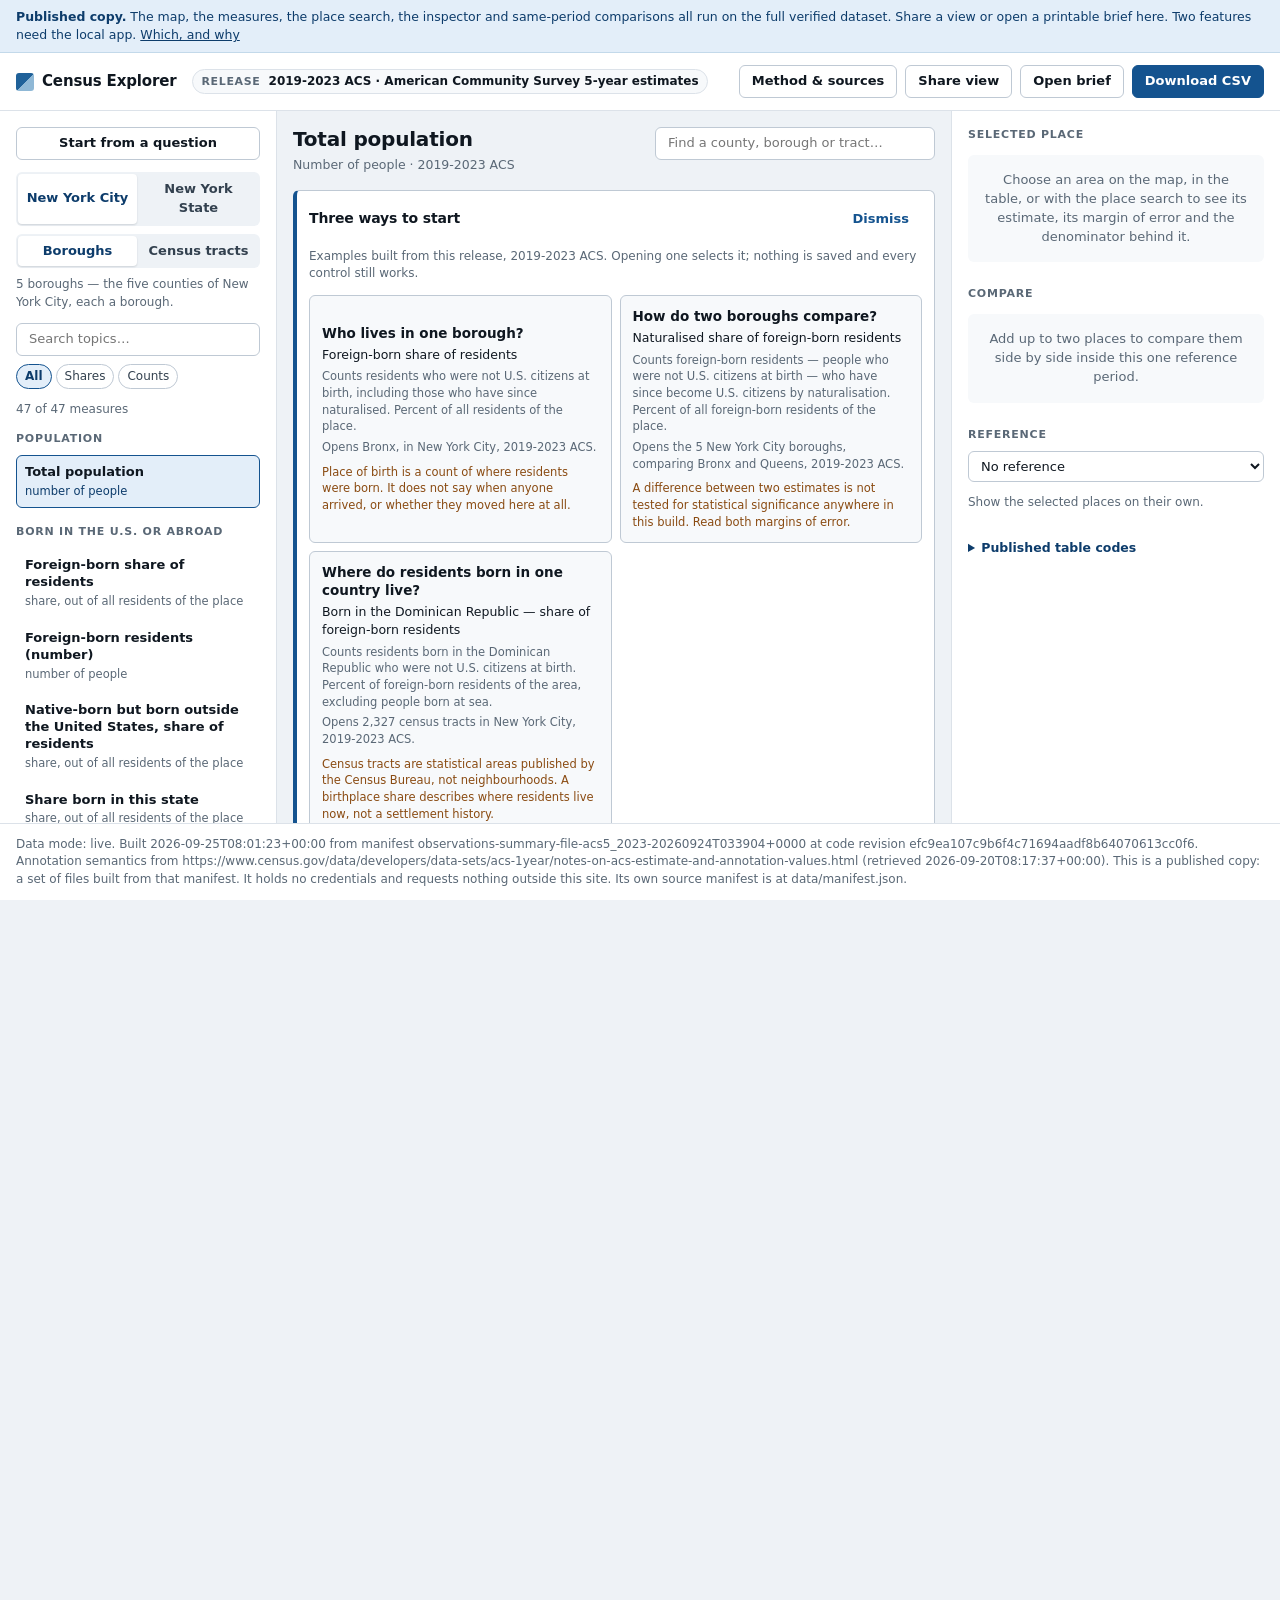
<file: index.html>
<!doctype html>
<html lang="en">
<head>
<meta charset="utf-8">
<meta name="viewport" content="width=device-width, initial-scale=1">
<title>Census Explorer</title>
<link rel="stylesheet" href="app.css">
</head>
<body>
<a class="skip-link" href="#stage" data-skip="stage">Skip to the map</a>
<a class="skip-link" href="#data-table" data-skip="table">Skip to the table</a>
<a class="skip-link" href="#result-actions" data-skip="actions">Skip to result actions: share, brief and export</a>
<div id="mode-banner" class="mode-banner" hidden></div>
<div id="static-note" class="static-note" hidden></div>
<div id="link-note" class="link-note" role="status" hidden></div>

<header class="topbar">
  <div class="brand">
    <span class="mark" aria-hidden="true"></span>
    <span class="brand-name">Census Explorer</span>
  </div>
  <p class="release-chip" id="release-chip">
    <span class="chip-label">Release</span>
    <span class="chip-value" id="release-value">…</span>
  </p>
  <div class="topbar-actions">
    <button type="button" class="btn" id="btn-method" aria-expanded="false"
            aria-controls="drawer">Method &amp; sources</button>
    <div id="result-actions" class="result-actions" role="group" tabindex="-1"
         aria-label="Result actions: share, brief and export">
      <button type="button" class="btn" id="btn-save" aria-expanded="false"
              aria-controls="save-panel">Saved views</button>
      <button type="button" class="btn" id="btn-share" aria-controls="share-result" aria-expanded="false" hidden>Share view</button>
      <button type="button" class="btn" id="btn-brief">Open brief</button>
      <button type="button" class="btn primary" id="btn-export">Export</button>
    </div>
  </div>
  <a class="skip-inline" id="actions-skip-table" href="#data-table" data-skip="table">Back to the table</a>
</header>

<div id="share-result" class="share-panel" role="region" aria-label="Share this view" hidden><label class="field">Copy this link<input id="share-url" type="text" readonly></label><button class="btn" id="share-copy" type="button">Copy link</button> <button class="btn" id="share-close" type="button">Close sharing</button><p>Reopens the measure, geography, selected scope, inspected place, comparison and reference. It checks the published snapshot; it is not a saved project. Map zoom and table sort are not included.</p></div>

<div id="startup" class="startup" aria-live="polite">
  <p class="muted">Loading the built dataset…</p>
</div>

<div id="save-panel" class="save-panel" hidden>
  <form id="save-form" class="save-form">
    <label class="field">
      <span>Save this view as</span>
      <input type="text" id="project-id" placeholder="bronx-naturalisation"
             pattern="[a-z0-9][a-z0-9._\-]*" autocomplete="off">
    </label>
    <button type="submit" class="btn primary" id="save-submit">Save</button>
  </form>
  <p class="hint" id="save-blocked" hidden></p>
  <p class="hint">Saving pins the exact input files. Reopening checks them and
    refuses rather than showing different numbers.</p>
  <ul id="project-list" class="project-list"></ul>
</div>

<main class="shell" id="shell" hidden>

  <aside class="sidebar" aria-label="Topics and measures">
    <div class="sidebar-inner">
      <button type="button" class="btn starters-toggle" id="btn-starters"
              aria-controls="starters" aria-expanded="false">Start from a question</button>

      <div class="region-switch" id="region-switch" role="radiogroup"
           aria-label="Area covered" hidden>
        <button type="button" role="radio" data-region="nyc" aria-checked="true">New York City</button>
        <button type="button" role="radio" data-region="nys" aria-checked="false">New York State</button>
      </div>
      <div class="level-switch" role="radiogroup" aria-label="Geography">
        <button type="button" role="radio" data-level="county" aria-checked="true">Boroughs</button>
        <button type="button" role="radio" data-level="tract" aria-checked="false">Census tracts</button>
      </div>
      <p class="level-note" id="level-note"></p>
      <label class="field county-field" id="county-field" hidden>
        <span id="county-label">Census tracts in</span>
        <select id="county-select"></select>
      </label>

      <label class="field search-field">
        <span class="visually-hidden">Search topics and measures</span>
        <input type="search" id="measure-search" placeholder="Search topics…"
               autocomplete="off" aria-describedby="measure-count">
      </label>
      <div class="chips" role="group" aria-label="Filter by unit">
        <button type="button" class="chip" data-unit="all" aria-pressed="true">All</button>
        <button type="button" class="chip" data-unit="percent" aria-pressed="false">Shares</button>
        <button type="button" class="chip" data-unit="persons" aria-pressed="false">Counts</button>
      </div>
      <p class="muted tiny" id="measure-count"></p>

      <div id="topic-groups" class="topic-groups" role="listbox"
           aria-label="Measure"></div>
    </div>
  </aside>

  <section class="stage" id="stage" tabindex="-1">
    <div class="stage-head">
      <div class="stage-title">
        <h1 id="measure-title" tabindex="-1">—</h1>
        <p class="denominator" id="denominator-line"></p>
      </div>
      <div class="place-find">
        <label class="field search-field">
          <span class="visually-hidden">Find a place by name or identifier</span>
          <input type="search" id="place-search" autocomplete="off"
                 placeholder="Find a county, borough or tract…"
                 role="combobox" aria-expanded="false" aria-autocomplete="list"
                 aria-controls="place-results">
        </label>
        <ul id="place-results" class="place-results" role="listbox"
            aria-label="Matching places" hidden></ul>
      </div>
    </div>

    <section id="starters" class="starters" aria-labelledby="starters-title" hidden>
      <div class="starters-head">
        <h2 id="starters-title">Three ways to start</h2>
        <button type="button" class="btn ghost" id="starters-dismiss">Dismiss</button>
      </div>
      <p class="muted tiny" id="starters-intro"></p>
      <ul id="starters-list" class="starters-list"></ul>
      <p class="muted tiny" id="starters-outro"></p>
    </section>

    <div id="scope-bar" class="scope-bar" aria-live="polite" tabindex="-1"></div>

    <section id="export-result" class="export-result" aria-live="polite" hidden>
      <div class="export-head">
        <h2 id="export-title">Export</h2>
        <button type="button" class="btn ghost" id="export-dismiss">Dismiss</button>
      </div>
      <p class="muted tiny" id="export-what"></p>
      <ul id="export-files" class="export-files"></ul>
      <p class="muted tiny" id="export-where"></p>
    </section>

    <div id="blocked" class="blocked" hidden></div>

    <figure class="map-figure">
      <div class="map-frame">
        <div id="map" class="map" tabindex="0" role="application"
             aria-label="Map of the selected measure. Arrow keys pan, plus and minus zoom, 0 fits. The table below lists every value."></div>
        <div class="map-tools" role="group" aria-label="Map view">
          <button type="button" class="tool" id="zoom-in" aria-label="Zoom in">+</button>
          <button type="button" class="tool" id="zoom-out" aria-label="Zoom out">−</button>
          <button type="button" class="tool wide" id="zoom-fit">Fit</button>
        </div>
        <div id="readout" class="readout" aria-live="polite"></div>
        <div id="map-empty" class="map-empty" hidden></div>
      </div>
      <div id="legend" class="legend"></div>
      <figcaption class="muted tiny" id="map-caption"></figcaption>
    </figure>

    <div class="table-block">
      <div class="table-head-row">
        <h2 id="table-title" tabindex="-1">Areas</h2>
        <p class="muted tiny" id="table-note"></p>
      </div>
      <div class="table-scroll">
        <table id="data-table">
          <caption class="visually-hidden">
            Estimates by area with margins of error. Same values as the map;
            each row selects the same area the map does.
          </caption>
          <thead id="table-head"></thead>
          <tbody id="table-body"></tbody>
        </table>
      </div>
      <a class="skip-inline" id="table-skip-actions" href="#result-actions"
         data-skip="actions">Skip to result actions: share, brief and export</a>
      <p id="table-empty" class="empty-state" hidden></p>
      <nav id="table-pager" class="table-pager" aria-label="Table pages"></nav>
    </div>
  </section>

  <aside class="inspect" id="inspect" aria-label="Selected place">
    <div class="inspect-inner">
      <h2 class="panel-heading">Selected place</h2>
      <div id="place-card" class="place-card"></div>

      <h2 class="panel-heading">Compare</h2>
      <div id="compare-panel" class="compare-panel"></div>

      <h2 class="panel-heading">Reference</h2>
      <label class="field">
        <span class="visually-hidden">Compare against a reference</span>
        <select id="benchmark-select"></select>
      </label>
      <div id="benchmark-card" class="benchmark-card"></div>

      <details class="codes-panel">
        <summary>Published table codes</summary>
        <div id="source-details"></div>
      </details>
    </div>
  </aside>
</main>

<aside id="drawer" class="drawer" hidden aria-label="Method and sources">
  <div class="drawer-head">
    <h2>Method &amp; sources</h2>
    <button type="button" class="btn ghost" id="drawer-close">Close</button>
  </div>
  <div id="drawer-body" class="drawer-body"></div>
</aside>

<footer class="footer">
  <p id="footer-provenance" class="muted tiny"></p>
</footer>

<div id="toast" class="toast" role="status" aria-live="polite" hidden></div>
<script src="core.js"></script>
<script>window.CENSUS_EXPLORER_STATIC = {"base":"data/","base_path":"/census-explorer/","unsupported":{"export":"Exporting a bundle writes files next to the app, which a published site cannot do. The data for exactly this selection downloads as CSV instead.","projects":"Saved views are stored and re-verified by the local Python service. This published site cannot save one, and cannot check that a saved view's inputs are unchanged, so it does not offer to.","selected_benchmark":"A reference built from the places you selected has to be recomputed from the underlying counts for each combination, which needs the local service. New York City, New York State and each county are available here because each is one fixed set of areas, computed during the build."},"snapshot":"ddac376b20c21661b0b92e02bd82435de7851f3d8a5112b50e7b9bb66fb7f60c","dataDigests":{"data/areas.json":"0201eb487696dd76f104d7b6382574ed28fdd9cd8755bf30be40af2120da5da9","data/benchmarks/county.json":"214344e645ea90f93280b3f23890690a5ee8c2da66c11a5c1dd4aadcbeb34b05","data/benchmarks/tract.json":"378f1f4a64277dbdd6b720ccb5ff696d720713dfe05916ab93afbb1da5608a2d","data/catalog.json":"4c9f81df98545aa67f84441a646273a57812c2bf82f329f35b789839cc9fc08c","data/dataset.json":"0bd10355b79eb3704902a406c216718ec46e8b8e42c70589554bfdc8d8391c39","data/geography/county.json":"318049bc08907163c4a3d76cc977068bcc28504ce283b3260c0ee17ae311700e","data/geography/tract.json":"50a3335b50605ca105d818d0fda417e92dd5632c23988ce9894703f1dfc8a15b","data/manifest.json":"bda32459dba9c8d7f05f8b752c2c007704f2269a77ed7a4a7858ad4cfb6f07db","data/quality/county.json":"4002cfe352d19b26f3c5e4f0e8acd162704b1f5e6aa76bff505eb98566ed743c","data/quality/tract.json":"4002cfe352d19b26f3c5e4f0e8acd162704b1f5e6aa76bff505eb98566ed743c","data/reference/adults_25_plus_population.json":"2063a0efbeaa02353e3ec400f1ccf6f3ea5f09e3fc4b495c4ed22b0936721119","data/reference/bachelors_plus_share_all.json":"3e43c4ba916ab06ded90c4abccd0730861ddce8f9361f2e8bc98b583d450ec6c","data/reference/bachelors_plus_share_born_in_state.json":"4e65a9b1bce96eef6a179eea0efaaf8884dbbf5554c729a34d3332a3b145308d","data/reference/bachelors_plus_share_born_other_state.json":"b3981ff53d71a757762337cddcbc8c3a12b96dc343617bf835af6fb1e05d1f03","data/reference/bachelors_plus_share_foreign_born.json":"69d9c7a44c843a8efa7f32bd9e01cd87f4aa499d895dca38798ae1685d0a94d0","data/reference/black_alone_born_in_state_share.json":"ba742292ba7faa3e05411d1bbe231df032b8edec39d49a1d7330b0f9986ecf1c","data/reference/black_alone_foreign_born_share.json":"327f9f42a65e98b235b6c48ca55ed2903b824c80948f2266f7625bd2badbc34b","data/reference/black_alone_population.json":"a71d3e1fb6fcd6b09d604df99c7b2b75dde5d546097580cfc7ad999dfca97a9f","data/reference/born_in_state_of_residence_share.json":"77fe5d2df0d4a09c37267f1297c463d8e4920c11bd3068d24b84aca026cee7d4","data/reference/born_other_us_state_share.json":"60a08180330ffd4925883d669efa2c5ba93c52e2ecac8dd5052f024d053cded8","data/reference/fb_africa_count.json":"cc52b434f09db1c6c22829a1e034257d31213c279d96bdecc65394a430446728","data/reference/fb_africa_share_of_foreign_born.json":"69dee3fc37d21fdb5bd540d8cc0d515c706a3b17a5eb8841728c2f116d8d3b3f","data/reference/fb_asia_count.json":"621e24f889f9fda4cf7a23831fcbf68f2a8feb297f94b9d998921cb28d2b5c2c","data/reference/fb_asia_share_of_foreign_born.json":"503d236ba3ca2afbf1b41d88cd26ecd0c316474a5a92c27bef861ab997c59b45","data/reference/fb_bangladesh_count.json":"7a314442e76897795c02a1243a46faf381ac4bf600637a2cb37e6b9c778eb396","data/reference/fb_bangladesh_share_of_foreign_born.json":"87ed6acf4941ad1932b536dd9585a0a16c5de17a2e27b4a1982dedeff0177c88","data/reference/fb_caribbean_count.json":"f098089b865a14130cd2a8b2512302120706c8d0ed0e86e9c2faf4a2203ff151","data/reference/fb_caribbean_share_of_foreign_born.json":"43d2d5b1af01627724fc7b6271200a6095db2dff222c136397199a52e379e38a","data/reference/fb_china_count.json":"f78162a7d1aaa2ae40d9aaef26d3edf3bc767b38db0c9ab01f142fb10ecfc8a0","data/reference/fb_china_share_of_foreign_born.json":"f886efc0bcb7c811eb114b1dff91bf0801c608f3e51a3d8d07f352b8375926e1","data/reference/fb_dominican_republic_count.json":"3712d1b82ec205ea28fb5fd69c6fa2eb90fdc994d0f1a8470a08877905e29135","data/reference/fb_dominican_republic_share_of_foreign_born.json":"77c09c4cfd97cd3682f23b6d2bc457afc882f64a9c043da8a4a591d17187dc05","data/reference/fb_ecuador_count.json":"32ed75ffea2eb9d7b082935a32d68d11cb9e6898aa5c94419b04db6033123acc","data/reference/fb_ecuador_share_of_foreign_born.json":"d17ad1d1e899ef80cec137fe06c8a934da6adf8c14e6fe17376d1245aa18825f","data/reference/fb_europe_count.json":"c21b0c1dbb5c9fbdfba4cb8418bc046327bf7459e9c54ae00b6ce938e6e8c798","data/reference/fb_europe_share_of_foreign_born.json":"6325fe68d396ad9b24e28d452af69cad4de4250c23a7b7db7b2742eca3df468e","data/reference/fb_guyana_count.json":"9a8ba35de912a3fddc4bbb71f8f8a89e0da9ba506a5c63a907c3953e4544788d","data/reference/fb_guyana_share_of_foreign_born.json":"636bfb29eea8d5226f5d801b9f0d3f979f8780d7e144179856d0654df3ef234a","data/reference/fb_haiti_count.json":"ec476ce4383966f4b2673887592fc92061288f442dab074ef4a0f1772237fafe","data/reference/fb_haiti_share_of_foreign_born.json":"89ba9c45e1aa7344be4bbb51eec4379155d11766018ca9907649753d351e6cb1","data/reference/fb_india_count.json":"2b737ca007b1193dc1036efa4efc2ee7d338bac928a977f6691eca4dc0f999d0","data/reference/fb_india_share_of_foreign_born.json":"0ab0c826e7f7b67337e6d5b09000d73723f85166d5de3f5918f8c0bd0d349331","data/reference/fb_italy_count.json":"6c317b91bee22be7cda75bf69cb271c95c554a37336ce0a4eeed04b80150de7d","data/reference/fb_italy_share_of_foreign_born.json":"71ff299ded978927056efc08b9096be99b145c9c8e9b118c68bd4e4f3d605920","data/reference/fb_jamaica_count.json":"dc2313c223e80c884b3505ffe6ba669160c7a52f65e4ad28fa3f290d89fc826c","data/reference/fb_jamaica_share_of_foreign_born.json":"bf8e46bb304175906ee0e2bfd0408c4ab1d1e9c32e66e961189cbf8d1d6b0cd1","data/reference/fb_latin_america_count.json":"3a024c5fdae16b0ea9439d3543bec83a4309ff81e7ad9c9918c986b9db0ddb55","data/reference/fb_latin_america_share_of_foreign_born.json":"53b13a9c95807ffd4ef5c022a32f80a2455013e80cb4c4e6535b1d3677a4b158","data/reference/fb_mexico_count.json":"bebff96a56681b82fb9a7429283bc1793d2fd296be974d15d3acf72d86a55ae3","data/reference/fb_mexico_share_of_foreign_born.json":"d000ce6dea9d898ffa231177c1911014e8882dc681130340fa40bb0af3ba412c","data/reference/fb_poland_count.json":"004d7838bb0259bbda0e3dee61ed285f83c854f75ffa7ac7e10e6e6e6c694f6d","data/reference/fb_poland_share_of_foreign_born.json":"190a4fe77a7f89a660138519655a0f9a6435f6ee1a831d12656bac82aca73d91","data/reference/foreign_born_population.json":"ed2dc8622ff5525f0445217e280bfa2c6e643e8a46b4a48937224a2d6a95f654","data/reference/foreign_born_share.json":"c8e517b0fcde78c27ba7323640e6fba35332b10221e9fee7b42431eb701bd4b7","data/reference/native_born_outside_us_share.json":"863fea21dd96251708f99b6423a3071abb9c5a2fd4adaee38e0c6f1f8ed427ab","data/reference/naturalized_share_of_foreign_born.json":"8bc144cdf9bf4e0690cc7a8e7856e91be35078e40441f986374225c2e1730673","data/reference/total_population.json":"730773ba74e953a19526bc0f6f95c14e6349e59e7bed08e057082f2116ce9bc4","data/status.json":"a9d4359f06e5f445c5d46a2adbfdc04557a325b3b0978df345ce856dc2651c93","data/values/adults_25_plus_population.json":"726f98fc475c90ef7a421533089f1dd1e44c24df6e068818ed719d9ecdec1933","data/values/bachelors_plus_share_all.json":"69e5f9206b1181370c25159554d9ce69cc65aa5763b53213f94c131a7a63caaf","data/values/bachelors_plus_share_born_in_state.json":"9699529789aed23be5c99f105cbb0dcfc3363d63b52857ecdf10ddd0e67765ca","data/values/bachelors_plus_share_born_other_state.json":"26d61c1339d94331962923e616d353bf100cb1f258b9a3472032881ca4b928ac","data/values/bachelors_plus_share_foreign_born.json":"3e41d5e4a1de3bb983cc0371d28339e54fabd169390a889f89f1167386d599d2","data/values/black_alone_born_in_state_share.json":"32d30ac4d733364583690651e294c92743e06b26022750061d0bf036a52195c4","data/values/black_alone_foreign_born_share.json":"5cce480ff74bc3ad2c06bf540026573bee80b27229b3ed8806b2fea6379c5762","data/values/black_alone_population.json":"f9b7f0d430b161fee5b2bae2b87f1f3aa9afc217b10202e71183373a57826a09","data/values/born_in_state_of_residence_share.json":"b04839b5d39ee2ece9c2d5d2064f6914c60317113a99a19a8770c1af4e17dd97","data/values/born_other_us_state_share.json":"f133067bad0e99b5a24ad6a8d7c5e7b05036c208a399852f3a46b95a9cb669f7","data/values/fb_africa_count.json":"c3ef14ec732c377d09e2a5e0ee399145e92b38b3474ee60926ce82efa419fe07","data/values/fb_africa_share_of_foreign_born.json":"d0d15c146da158a1740735a06197d21faf3fda17beb45330da741da683cd761d","data/values/fb_asia_count.json":"502db60b5dbb82b565c30dcb963d4c82108ca34c96a7712cb5c7004b941e80b0","data/values/fb_asia_share_of_foreign_born.json":"4aec67ea039a3ab460120cb828e76842b7230995c35a8f992b1603b3138f1e7e","data/values/fb_bangladesh_count.json":"67e165420900bf08be9be24c96c567efdf259af1340967e072f435667ea894a4","data/values/fb_bangladesh_share_of_foreign_born.json":"33739941d87fc0fc581b2c5466a65c1c33b76f1f01ab23cfeaba4b31b64a6f0e","data/values/fb_caribbean_count.json":"53a076075838ec39e50f424312d3fdb969bd47e1df64be3c932ffd2a7bbd261f","data/values/fb_caribbean_share_of_foreign_born.json":"74ce0280fee5bb0ac07c3ed7dd8d64feb0137aea4bba9e98ea262b5089066f16","data/values/fb_china_count.json":"7276ff53db9f668a757192fb331a58e2259cf8661a3f4a10df8a0e53dd06cfab","data/values/fb_china_share_of_foreign_born.json":"4aedd2aa03a7a7b733ec9fd44f6802e78e42deca7a243cc4ff820d868a3a67e5","data/values/fb_dominican_republic_count.json":"956f764031a2ea56cab7b2e546b10debddcb57d32ca832c22f977fd77f45601c","data/values/fb_dominican_republic_share_of_foreign_born.json":"67199848b5528f8c4158be032cf43081611b699780dc0c6cfe6fe16332a2762a","data/values/fb_ecuador_count.json":"601e6f0ea8f450be91131dc4520648bc14e9b1dd45ec09c0cd1cf12aef51b0d4","data/values/fb_ecuador_share_of_foreign_born.json":"fcf1a91efbc7a8cad49062aac201aa91a7fddb239c9eb724c945d6b265b57936","data/values/fb_europe_count.json":"7a5bef6103daa8e01544bfe49561fd1669e8445096feae8bec624779cef89985","data/values/fb_europe_share_of_foreign_born.json":"910798106eebb030e9e28d20419e8602465818a65c1c264753a6e1fe9740044a","data/values/fb_guyana_count.json":"2f31da8efbe93f976611523eb912de009e468148cb848e4d74d38d61c2a71ed3","data/values/fb_guyana_share_of_foreign_born.json":"cf76e5122f52bd7fd6a629cd84f89d278fb75bfd759f9996b454e5ca33119d1c","data/values/fb_haiti_count.json":"43edd3aede8dfd3692fb1e5daacd0182368e2b0b8a36da3c9389c210122bae97","data/values/fb_haiti_share_of_foreign_born.json":"2cd238e9fdd7c4a6e6a24cd976edd350eda5a0ba0fe0c094dc0fbbd3a8bb3cee","data/values/fb_india_count.json":"4e7b326b160ca08fd181d3184f1b32942406ad3a8a94e99fd7a5688eebf61e48","data/values/fb_india_share_of_foreign_born.json":"a82ff1910d1f6218f8b08b82baa136626d399caf0d04c609ea12c6fb4b4fb98d","data/values/fb_italy_count.json":"05a75163b0c6cb8a5088deebce752c90a6c86fd5e60d4b221ff7005401aec7b7","data/values/fb_italy_share_of_foreign_born.json":"69e700b303101b36014d6e6720e201a9ea64496ac1e1151726f321f4af60b7a0","data/values/fb_jamaica_count.json":"b216ab22557e24e891f567e2374a31598806f0e1ff0993fd7c61d8cd78b43253","data/values/fb_jamaica_share_of_foreign_born.json":"b47c7e49be96323100065b85bb0ddc575e3916e1358a536776bc4e464411026e","data/values/fb_latin_america_count.json":"a91d0c8daf0bde93013407292996a4db0740874a64a86be07d8f728d005a70e5","data/values/fb_latin_america_share_of_foreign_born.json":"4613c0ee58c082329f385ebea5d55b519f994f12e6778da288a07c0ffa05c810","data/values/fb_mexico_count.json":"0e91857fe23dfa4568195e69f93d2c0b21df7add1bed14b7ed771928863a11c0","data/values/fb_mexico_share_of_foreign_born.json":"3af59f61e64de92710a3cb5168a993b92d229465d39358e15877e81019244bb6","data/values/fb_poland_count.json":"9b3c3bab548c1174eb9e908d61dccf632b07db4f34e194620df89604a5b4df9b","data/values/fb_poland_share_of_foreign_born.json":"14340f53af024a38dd19d9c142c88bbe05048b83c048a778c016efe0de512a8f","data/values/foreign_born_population.json":"b96f77e7a3decd32d599e49902505d4d92d1184563d0405f3a051b44f471984f","data/values/foreign_born_share.json":"a7e205690bd47ce01b6ddbc7e943b36bf2175c23a11f9a18e22381e4e28540f1","data/values/native_born_outside_us_share.json":"eb54d3b7cc1003202f96bdb0e73e71b3167123fb3d84332d4418aab97ec4a1fe","data/values/naturalized_share_of_foreign_born.json":"b884746e1585d512e7333c7258ae22eb03d46ae396f37966ab7baa3457c05744","data/values/total_population.json":"c342ea58505da30a04a0f31b2fc45088f6ed17ed8341b60a7be01dc401e21cfa"}};</script>
<script src="static.js"></script>
<script src="publish.js"></script>
<script src="app.js"></script>
</body>
</html>
</file>
<file: app.css>
/* Census Explorer — visual system.
 *
 * One accent, one sequential map ramp, one type scale. No external fonts and
 * no external stylesheets: the page must render identically with the machine
 * offline, and a webfont request would be a network call the service promises
 * not to make.
 */

:root {
  --ink: #0f1720;
  --ink-2: #33414f;
  --muted: #5a6876;
  --line: #dce2e9;
  --line-2: #bfc9d4;
  --surface: #ffffff;
  --canvas: #eef2f6;
  --raise: #f7f9fb;
  --accent: #14538f;
  --accent-2: #0d3c6b;
  --accent-soft: #e3eef9;
  --warn: #8a4b12;
  --warn-soft: #fcf3e8;
  --bad: #8c2f2f;
  --focus: #0a63c2;

  /* Sequential ramp, low to high. Adjacent steps differ by at least 3:1 in
   * luminance contrast so neighbouring classes stay distinguishable. */
  --c1: #eaf1f7;
  --c2: #c3d9ea;
  --c3: #8fb8d6;
  --c4: #5691bd;
  --c5: #1f6199;
  --c-none: #e8e5df;
  --c-none-line: #a29a8d;
  --pick: #c2410c;     /* the inspected area */
  --cmp-a: #b45309;    /* comparison slot A */
  --cmp-b: #0f766e;    /* comparison slot B */

  --s1: 4px; --s2: 8px; --s3: 12px; --s4: 16px; --s5: 24px; --s6: 32px;
  --radius: 6px;
  --sans: system-ui, -apple-system, "Segoe UI", Roboto, "Helvetica Neue", Arial, sans-serif;
  --mono: ui-monospace, SFMono-Regular, Menlo, Consolas, monospace;
}

* { box-sizing: border-box; }

/* Several panels below set an explicit `display`, which would otherwise win
 * over the [hidden] attribute's default and leave a closed panel on screen. */
[hidden] { display: none !important; }

html, body { height: 100%; }

body {
  margin: 0;
  font-family: var(--sans);
  font-size: 14px;
  line-height: 1.45;
  color: var(--ink);
  background: var(--canvas);
  display: flex;
  flex-direction: column;
}

h1, h2, h3 { margin: 0; font-weight: 600; letter-spacing: -0.01em; }

:focus-visible {
  outline: 2px solid var(--focus);
  outline-offset: 2px;
  border-radius: 3px;
}

.visually-hidden {
  position: absolute; width: 1px; height: 1px; overflow: hidden;
  clip: rect(0 0 0 0); clip-path: inset(50%); white-space: nowrap;
}

.skip-link {
  position: absolute; left: var(--s3); top: -48px; z-index: 60;
  background: var(--surface); color: var(--accent-2);
  padding: var(--s2) var(--s3); border: 1px solid var(--accent);
  border-radius: var(--radius); font-weight: 600; text-decoration: none;
}
.skip-link:focus { top: var(--s3); }
/* Skip links inside the page: out of sight until focused, then shown in place
 * as an ordinary link, so a keyboard user sees where the next stop is. */
.skip-inline {
  position: absolute; width: 1px; height: 1px; overflow: hidden;
  clip: rect(0 0 0 0); clip-path: inset(50%); white-space: nowrap;
}
.skip-inline:focus {
  position: static; width: auto; height: auto; overflow: visible; clip: auto; clip-path: none;
  display: inline-block; margin: var(--s2) 0; padding: var(--s2) var(--s3);
  background: var(--surface); color: var(--accent-2); font-weight: 600;
  border: 1px solid var(--accent); border-radius: var(--radius);
  outline: 2px solid var(--focus); outline-offset: 2px; white-space: normal;
}
.result-actions { display: flex; gap: var(--s2); flex-wrap: wrap; border-radius: var(--radius); }
.result-actions:focus { outline: 2px solid var(--focus); outline-offset: 3px; }
#table-title:focus { outline: 2px solid var(--focus); outline-offset: 2px; }

.muted { color: var(--muted); }
.tiny { font-size: 12px; }

/* ------------------------------------------------------------------ chrome */

.mode-banner {
  background: var(--warn-soft); color: var(--warn);
  border-bottom: 1px solid #e6cfae;
  padding: var(--s2) var(--s4); font-size: 13px; font-weight: 600;
}

.topbar {
  display: flex; align-items: center; gap: var(--s4);
  padding: var(--s3) var(--s4);
  background: var(--surface); border-bottom: 1px solid var(--line);
  flex-wrap: wrap;
}

.brand { display: flex; align-items: center; gap: var(--s2); min-width: 0; }
.brand .mark {
  width: 18px; height: 18px; border-radius: 3px; flex: none;
  background:
    linear-gradient(135deg, var(--c5) 0 50%, var(--c3) 50% 100%);
}
.brand-name { font-weight: 650; font-size: 15px; letter-spacing: -0.01em; }

.release-chip {
  margin: 0; display: flex; align-items: baseline; gap: var(--s2);
  padding: 3px var(--s2); border: 1px solid var(--line);
  border-radius: 999px; background: var(--raise); min-width: 0;
}
.chip-label {
  font-size: 11px; text-transform: uppercase; letter-spacing: 0.06em;
  color: var(--muted); font-weight: 600;
}
.chip-value { font-size: 12px; font-weight: 600; overflow-wrap: anywhere; }

.topbar-actions { margin-left: auto; display: flex; gap: var(--s2); flex-wrap: wrap; }

.btn {
  font: inherit; font-size: 13px; font-weight: 550;
  padding: 6px var(--s3); border-radius: var(--radius);
  border: 1px solid var(--line-2); background: var(--surface);
  color: var(--ink); cursor: pointer;
}
.btn:hover:not(:disabled) { background: var(--raise); border-color: var(--muted); }
.btn:disabled { opacity: 0.5; cursor: default; }
.btn.primary {
  background: var(--accent); border-color: var(--accent); color: #fff;
}
.btn.primary:hover:not(:disabled) { background: var(--accent-2); border-color: var(--accent-2); }
.btn.ghost { border-color: transparent; background: transparent; color: var(--accent); }
.btn.ghost:hover { background: var(--accent-soft); border-color: transparent; }

.static-note {
  background: var(--accent-soft); border-bottom: 1px solid #c3d9ea;
  color: var(--accent-2); padding: var(--s2) var(--s4); font-size: 12.5px;
}
.static-note strong { font-weight: 650; }
.static-note details { display: inline; }
.static-note summary { display: inline; cursor: pointer; text-decoration: underline; }
.static-note ul { margin: var(--s2) 0 0; padding-left: 18px; }
.static-note li { margin-bottom: 3px; }

.link-note {
  background: var(--warn-soft); border-bottom: 1px solid #e6cfae;
  color: var(--warn); padding: var(--s2) var(--s4); font-size: 12.5px;
  display: flex; gap: var(--s3); align-items: baseline; flex-wrap: wrap;
}
.link-note strong { font-weight: 650; }
.link-note .btn { margin-left: auto; }

.startup { padding: var(--s6) var(--s4); }

.save-panel {
  position: absolute; right: var(--s4); top: 52px; z-index: 40;
  width: min(360px, calc(100vw - 32px));
  background: var(--surface); border: 1px solid var(--line-2);
  border-radius: var(--radius); box-shadow: 0 8px 28px rgba(15, 23, 32, 0.16);
  padding: var(--s4);
}
.save-form { display: flex; gap: var(--s2); align-items: flex-end; }
.save-form .field { flex: 1; min-width: 0; }
.hint { margin: var(--s2) 0 0; font-size: 12px; color: var(--muted); }

.project-list { list-style: none; margin: var(--s3) 0 0; padding: 0; }
.project-list li {
  display: flex; align-items: center; gap: var(--s2);
  border-top: 1px solid var(--line); padding: var(--s2) 0;
}
.p-name { flex: 1; text-align: left; min-width: 0; }
.p-q { display: block; font-size: 11px; color: var(--muted); font-weight: 400; }

/* ------------------------------------------------------------------- shell */

.shell {
  flex: 1; min-height: 0;
  display: grid;
  grid-template-columns: 276px minmax(0, 1fr) 328px;
  gap: 1px; background: var(--line);
}

.sidebar, .inspect { background: var(--surface); min-width: 0; overflow-y: auto; }
.sidebar-inner, .inspect-inner { padding: var(--s4); }

.stage {
  background: var(--canvas); min-width: 0; overflow-y: auto;
  padding: var(--s4); display: flex; flex-direction: column; gap: var(--s4);
}
.stage:focus { outline: none; }

/* ----------------------------------------------------------------- sidebar */

.starters-toggle { width: 100%; margin-bottom: var(--s3); }

.starters {
  background: var(--surface); border: 1px solid var(--line-2);
  border-left: 4px solid var(--accent); border-radius: var(--radius);
  padding: var(--s3);
}
.starters-head {
  display: flex; align-items: baseline; justify-content: space-between;
  gap: var(--s3);
}
.starters-head h2 { font-size: 14px; }
.starters-list {
  list-style: none; margin: var(--s3) 0 var(--s2); padding: 0;
  display: grid; gap: var(--s2);
  grid-template-columns: repeat(auto-fit, minmax(230px, 1fr));
}
.starter {
  display: block; width: 100%; height: 100%; text-align: left; font: inherit;
  padding: var(--s3); border: 1px solid var(--line-2);
  border-radius: var(--radius); background: var(--raise); cursor: pointer;
  color: var(--ink);
}
.starter:hover:not(:disabled) { background: var(--accent-soft); border-color: var(--accent); }
.starter:disabled { opacity: 0.55; cursor: default; }
.starter .s-title { display: block; font-size: 13.5px; font-weight: 650; line-height: 1.3; }
.starter .s-measure { display: block; font-size: 12.5px; margin-top: var(--s1); }
.starter .s-meta { display: block; font-size: 11.5px; color: var(--muted); margin-top: var(--s1); }
.starter .s-caution { display: block; font-size: 11.5px; color: var(--warn); margin-top: var(--s2); }

.region-switch { margin-bottom: var(--s2); }
.level-switch, .region-switch {
  display: grid; grid-template-columns: 1fr 1fr; gap: 2px;
  background: var(--canvas); border-radius: var(--radius); padding: 2px;
}
.level-switch button, .region-switch button {
  font: inherit; font-size: 13px; font-weight: 550; padding: 6px var(--s2);
  border: 0; border-radius: 4px; background: transparent; color: var(--ink-2);
  cursor: pointer;
}
.level-switch button[aria-checked="true"], .region-switch button[aria-checked="true"] {
  background: var(--surface); color: var(--accent-2);
  box-shadow: 0 1px 2px rgba(15, 23, 32, 0.14);
}

.level-note { margin: var(--s2) 0 var(--s3); font-size: 12px; color: var(--muted); }
.county-field { margin: 0 0 var(--s3); }
.county-field select { width: 100%; font: inherit; font-size: 13px; padding: 5px var(--s2);
  border: 1px solid var(--line-2); border-radius: var(--radius); background: var(--surface); }

.field { display: block; }
.field > span { display: block; font-size: 12px; color: var(--muted); margin-bottom: 3px; }
.field input, .field select {
  font: inherit; font-size: 13px; width: 100%; padding: 6px var(--s2);
  border: 1px solid var(--line-2); border-radius: var(--radius);
  background: var(--surface); color: var(--ink);
}
.search-field input { padding-left: var(--s3); }

.chips { display: flex; gap: var(--s1); margin: var(--s2) 0; }
.chip {
  font: inherit; font-size: 12px; padding: 3px var(--s2);
  border: 1px solid var(--line-2); border-radius: 999px;
  background: var(--surface); color: var(--ink-2); cursor: pointer;
}
.chip[aria-pressed="true"] {
  background: var(--accent-soft); border-color: var(--accent);
  color: var(--accent-2); font-weight: 600;
}

.topic-groups { margin-top: var(--s2); }
.topic-group + .topic-group { margin-top: var(--s4); }
.group-heading {
  font-size: 11px; text-transform: uppercase; letter-spacing: 0.07em;
  color: var(--muted); font-weight: 700; margin-bottom: var(--s2);
}
.measure {
  display: block; width: 100%; text-align: left; font: inherit;
  padding: var(--s2); border: 1px solid transparent; border-radius: var(--radius);
  background: transparent; cursor: pointer; color: var(--ink);
}
.measure + .measure { margin-top: 2px; }
.measure:hover { background: var(--raise); }
.measure[aria-selected="true"] {
  background: var(--accent-soft); border-color: var(--accent);
}
.m-label { display: block; font-size: 13px; font-weight: 550; line-height: 1.3; }
.m-sub { display: block; font-size: 11.5px; color: var(--muted); margin-top: 2px; }
.measure[aria-selected="true"] .m-sub { color: var(--accent-2); }

/* ------------------------------------------------------------------- stage */

.stage-head {
  display: flex; gap: var(--s4); align-items: flex-start;
  justify-content: space-between; flex-wrap: wrap;
}
.stage-title { min-width: 0; flex: 1 1 320px; }
#measure-title { font-size: 20px; line-height: 1.25; overflow-wrap: anywhere; }
.denominator { margin: var(--s1) 0 0; font-size: 12.5px; color: var(--muted); }

.place-find { position: relative; flex: 0 1 280px; min-width: 200px; }
.place-results {
  position: absolute; z-index: 30; left: 0; right: 0; top: calc(100% + 2px);
  list-style: none; margin: 0; padding: var(--s1);
  background: var(--surface); border: 1px solid var(--line-2);
  border-radius: var(--radius); box-shadow: 0 8px 24px rgba(15, 23, 32, 0.16);
  max-height: 300px; overflow-y: auto;
}
.place-results li { margin: 0; }
.place-results button {
  display: block; width: 100%; text-align: left; font: inherit; font-size: 13px;
  padding: 5px var(--s2); border: 0; border-radius: 4px;
  background: transparent; cursor: pointer; color: var(--ink);
}
.place-results button:hover, .place-results button:focus-visible { background: var(--accent-soft); }
.place-results .r-id { font-family: var(--mono); font-size: 11px; color: var(--muted); }
.place-results .no-match { padding: var(--s2); font-size: 12.5px; color: var(--muted); }
.place-results .r-where { display: block; font-size: 11px; color: var(--warn); }

.scope-bar {
  display: flex; align-items: center; gap: var(--s2); flex-wrap: wrap;
  font-size: 12.5px; color: var(--ink-2);
}
.scope-bar .scope-text { overflow-wrap: anywhere; }
.scope-bar:empty { display: none; }
.scope-bar { padding: var(--s2) var(--s3); background: var(--surface);
  border: 1px solid var(--line-2); border-left: 4px solid var(--accent); border-radius: var(--radius); }
.scope-bar strong { color: var(--ink); font-size: 13.5px; }
.scope-bar:focus, .pc-name:focus { outline: 2px solid var(--focus); outline-offset: 2px; }

.table-pager { display: flex; flex-wrap: wrap; align-items: center; gap: var(--s2) var(--s3);
  padding: var(--s2) 0; font-size: 12.5px; }
.table-pager:empty { display: none; }
.pager-status { margin: 0; font-variant-numeric: tabular-nums; color: var(--ink-2); }
.pager-buttons { display: flex; flex-wrap: wrap; gap: var(--s1); }
.pager-size select { font: inherit; padding: 2px var(--s1); min-height: 28px; }
#table-body tr:focus { outline: 2px solid var(--focus); outline-offset: -2px; }

.pc-outside, .slot-outside { color: var(--warn); font-size: 12px; margin: var(--s1) 0; }
.compare-chart { margin: var(--s3) 0; }
.compare-chart svg { display: block; width: 100%; height: auto; }
.compare-chart figcaption { margin-top: var(--s1); }
.interval-chart .ic-grid { stroke: var(--line); stroke-width: 1; }
.interval-chart .ic-zero { stroke: var(--ink-2); stroke-width: 1.5; }
.interval-chart .ic-axis { stroke: var(--line-2); }
.interval-chart .ic-tick { font-size: 10px; fill: var(--muted); font-variant-numeric: tabular-nums; }
.interval-chart .ic-axis-label { font-size: 10.5px; fill: var(--ink-2); }
.interval-chart .ic-label, .interval-chart .ic-missing {
  /* A halo in the background colour, so the zero line and grid lines do not
   * run through the place names. */
  paint-order: stroke; stroke: var(--surface); stroke-width: 4px; stroke-linejoin: round;
}
.interval-chart .ic-label { font-size: 11.5px; fill: var(--ink); }
.interval-chart .ic-interval, .interval-chart .ic-cap { stroke: var(--ink-2); stroke-width: 2; }
.interval-chart .ic-point { fill: var(--accent); stroke: var(--surface); stroke-width: 1.5; }
.interval-chart .ic-row:nth-of-type(1) .ic-point { fill: var(--cmp-a); }
.interval-chart .ic-row:nth-of-type(2) .ic-point { fill: var(--cmp-b); }
.interval-chart .ic-hollow { fill: var(--surface) !important; stroke: var(--ink-2); stroke-width: 2; }
.interval-chart .ic-missing { font-size: 11px; fill: var(--warn); }

.export-result {
  background: var(--surface); border: 1px solid var(--line-2);
  border-left: 4px solid var(--accent); border-radius: var(--radius);
  padding: var(--s3);
}
.export-head {
  display: flex; align-items: baseline; justify-content: space-between;
  gap: var(--s3);
}
.export-head h2 { font-size: 14px; }
.export-files { list-style: none; margin: var(--s2) 0; padding: 0; }
.export-files li {
  display: flex; align-items: baseline; gap: var(--s2);
  flex-wrap: wrap; padding: 4px 0; border-top: 1px solid var(--line);
}
.export-files a { color: var(--accent-2); font-weight: 550; font-size: 13px; }
.export-files .f-what { color: var(--muted); font-size: 12px; flex: 1 1 200px; }
.export-files .f-save { font-size: 12px; font-weight: 400; }

.stale .map-frame, .stale .table-block { opacity: 0.55; }

.blocked {
  background: #fdf1f1; border: 1px solid #e3bcbc; border-left: 4px solid var(--bad);
  border-radius: var(--radius); padding: var(--s3); font-size: 13px;
}
.blocked strong { display: block; color: var(--bad); margin-bottom: var(--s1); }
.blocked ul { margin: 0 0 var(--s2); padding-left: 18px; }
.blocked .btn { margin-top: var(--s1); }

.map-figure { margin: 0; }
.map-frame {
  position: relative;
  background: var(--surface); border: 1px solid var(--line);
  border-radius: var(--radius); overflow: hidden;
}
.map { height: clamp(320px, 52vh, 620px); touch-action: none; cursor: grab; }
.map.dragging { cursor: grabbing; }
.map svg { display: block; width: 100%; height: 100%; }
.map path { transition: none; }
.map path[data-hover="true"] { stroke: var(--ink); stroke-width: 1.4; }
.map path[data-pick="true"] { stroke: var(--pick); stroke-width: 2.4; }
.map path[data-cmp="a"] { stroke: var(--cmp-a); stroke-width: 2.4; }
.map path[data-cmp="b"] { stroke: var(--cmp-b); stroke-width: 2.4; }

.map-tools {
  position: absolute; bottom: var(--s2); right: var(--s2);
  display: flex; flex-direction: column; gap: var(--s1);
}
.tool {
  font: inherit; font-size: 15px; font-weight: 600; line-height: 1;
  width: 30px; height: 30px; border-radius: var(--radius);
  border: 1px solid var(--line-2); background: rgba(255, 255, 255, 0.95);
  color: var(--ink); cursor: pointer;
}
.tool.wide { width: 30px; font-size: 11px; font-weight: 600; }
.tool:hover { background: var(--surface); border-color: var(--muted); }

.readout {
  position: absolute; left: var(--s2); bottom: var(--s2);
  max-width: min(420px, calc(100% - 76px));
  background: rgba(255, 255, 255, 0.97); border: 1px solid var(--line-2);
  border-radius: var(--radius); padding: var(--s2) var(--s3);
  font-size: 12.5px; pointer-events: none;
}
.readout:empty { display: none; }
.readout .r-name { font-weight: 650; display: block; }
.readout .r-val { font-variant-numeric: tabular-nums; }

.map-empty {
  position: absolute; inset: 0; display: flex; align-items: center;
  justify-content: center; text-align: center; padding: var(--s5);
  background: var(--raise); color: var(--muted); font-size: 13px;
}

.legend {
  display: flex; align-items: center; gap: var(--s1);
  flex-wrap: wrap; margin-top: var(--s2); font-size: 11.5px; color: var(--ink-2);
}
.legend .lg-title { font-weight: 600; margin-right: var(--s1); }
.legend .swatch {
  display: inline-block; width: 26px; height: 12px; border: 1px solid rgba(0,0,0,0.12);
}
.legend .nodata {
  display: inline-block; width: 14px; height: 12px;
  background: var(--c-none); border: 1px dashed var(--c-none-line);
}
.legend .lg-num { font-variant-numeric: tabular-nums; }
.legend .lg-class { display: inline-flex; align-items: center; gap: 4px; }
#map-caption { margin-top: var(--s2); }

/* ------------------------------------------------------------------- table */

.table-block {
  background: var(--surface); border: 1px solid var(--line);
  border-radius: var(--radius); padding: var(--s3);
}
.table-head-row {
  display: flex; gap: var(--s3); align-items: baseline;
  justify-content: space-between; flex-wrap: wrap; margin-bottom: var(--s2);
}
#table-title { font-size: 14px; }
.table-scroll { max-height: 340px; overflow: auto; }
table { border-collapse: collapse; width: 100%; font-size: 13px; }
thead th {
  position: sticky; top: 0; background: var(--surface); z-index: 1;
  text-align: left; border-bottom: 1px solid var(--line-2); padding: 0;
}
thead th button {
  font: inherit; font-size: 12px; font-weight: 650; color: var(--ink-2);
  background: none; border: 0; padding: var(--s2) var(--s2); cursor: pointer;
  width: 100%; text-align: inherit;
}
thead th[aria-sort] button { color: var(--accent-2); }
thead th[aria-sort="ascending"] button::after { content: " ▲"; font-size: 9px; }
thead th[aria-sort="descending"] button::after { content: " ▼"; font-size: 9px; }
tbody tr { border-bottom: 1px solid var(--line); cursor: pointer; }
tbody tr:hover { background: var(--raise); }
tbody tr[data-pick="true"] { background: var(--accent-soft); }
tbody tr[data-pick="true"] td:first-child { box-shadow: inset 3px 0 0 var(--pick); }
td { padding: var(--s2); vertical-align: top; overflow-wrap: anywhere; }
td.num { text-align: right; font-variant-numeric: tabular-nums; white-space: nowrap; }
td.missing { color: var(--muted); font-style: italic; }
tr.reference-row { background: var(--raise); font-weight: 600; }
tr.reference-row td { border-bottom: 2px solid var(--line-2); }
.empty-state {
  margin: var(--s3) 0 0; padding: var(--s4); text-align: center;
  color: var(--muted); font-size: 13px; background: var(--raise);
  border-radius: var(--radius);
}

/* ----------------------------------------------------------------- inspect */

.panel-heading {
  font-size: 11px; text-transform: uppercase; letter-spacing: 0.07em;
  color: var(--muted); font-weight: 700;
  margin: var(--s5) 0 var(--s2);
}
.inspect-inner > .panel-heading:first-child { margin-top: 0; }

.place-card, .benchmark-card, .compare-panel { font-size: 13px; }

.pc-name { font-size: 15px; font-weight: 650; overflow-wrap: anywhere; }
.pc-value {
  font-size: 30px; font-weight: 600; line-height: 1.1; margin-top: var(--s1);
  font-variant-numeric: tabular-nums; letter-spacing: -0.02em;
}
.pc-moe { font-size: 13px; color: var(--ink-2); margin-top: 2px; font-variant-numeric: tabular-nums; }
.pc-unit { font-size: 12px; color: var(--muted); margin-top: var(--s1); }
.pc-rows { margin: var(--s3) 0 0; }
.pc-rows div {
  display: flex; gap: var(--s2); align-items: baseline;
  justify-content: space-between; padding: 3px 0; border-top: 1px solid var(--line);
}
.pc-rows dt, .pc-k { color: var(--muted); font-size: 12px; flex: 1 1 52%; min-width: 0; }
.pc-rows dd, .pc-v {
  margin: 0; font-size: 12.5px; text-align: right; flex: 1 1 48%;
  min-width: 0; overflow-wrap: break-word;
}
.pc-actions { margin-top: var(--s3); display: flex; gap: var(--s2); flex-wrap: wrap; }
.pc-caveat { color: var(--warn); }

.slot {
  border: 1px solid var(--line); border-radius: var(--radius);
  padding: var(--s2); margin-bottom: var(--s2);
  display: flex; gap: var(--s2); align-items: flex-start;
}
.slot[data-slot="a"] { border-left: 3px solid var(--cmp-a); }
.slot[data-slot="b"] { border-left: 3px solid var(--cmp-b); }
.slot-body { flex: 1; min-width: 0; }
.slot-name { font-weight: 600; overflow-wrap: anywhere; }
.slot-val { font-variant-numeric: tabular-nums; }
.slot .btn { flex: none; }
.diff-line {
  background: var(--raise); border-radius: var(--radius);
  padding: var(--s2) var(--s3); font-size: 12.5px;
}
.diff-value { font-weight: 650; font-variant-numeric: tabular-nums; }
.diff-note { color: var(--muted); display: block; margin-top: 2px; }

.codes-panel { margin-top: var(--s5); font-size: 12.5px; }
.codes-panel summary { cursor: pointer; color: var(--accent-2); font-weight: 550; padding: 4px 0; min-height: 24px; }
.codes-panel dl { margin: var(--s3) 0 0; }
.codes-panel dt { font-size: 11px; color: var(--muted); text-transform: uppercase; letter-spacing: 0.05em; margin-top: var(--s2); }
.codes-panel dd { margin: 2px 0 0; overflow-wrap: anywhere; }
.codes-panel .codes, .codes-panel ul { font-family: var(--mono); font-size: 11.5px; }
.codes-panel ul { padding-left: 16px; margin: var(--s3) 0 0; }
.codes-panel li { margin-bottom: var(--s2); }

/* ------------------------------------------------------------------ drawer */

.drawer {
  position: fixed; top: 0; right: 0; bottom: 0; z-index: 50;
  width: min(460px, 100vw); background: var(--surface);
  border-left: 1px solid var(--line-2);
  box-shadow: -8px 0 28px rgba(15, 23, 32, 0.16);
  display: flex; flex-direction: column;
}
.drawer-head {
  display: flex; align-items: center; justify-content: space-between;
  padding: var(--s3) var(--s4); border-bottom: 1px solid var(--line);
}
.drawer-head h2 { font-size: 15px; }
.drawer-body { padding: var(--s4); overflow-y: auto; font-size: 13px; }
.drawer-body h3 {
  font-size: 11px; text-transform: uppercase; letter-spacing: 0.07em;
  color: var(--muted); margin: var(--s5) 0 var(--s2);
}
.drawer-body h3:first-child { margin-top: 0; }
.drawer-body p { margin: 0 0 var(--s2); }
.drawer-body dl { margin: 0; }
.drawer-body dt { font-size: 11px; color: var(--muted); margin-top: var(--s2); }
.drawer-body dd { margin: 0; overflow-wrap: anywhere; }
.drawer-body .state {
  display: inline-block; font-weight: 650; font-size: 12px;
  padding: 2px var(--s2); border-radius: 999px;
}
.state.ok { background: #e6f2ea; color: #14532d; }
.state.caution { background: var(--warn-soft); color: var(--warn); }
.state.blocked { background: #fdf1f1; color: var(--bad); }
.caveat { color: var(--warn); }

.footer {
  background: var(--surface); border-top: 1px solid var(--line);
  padding: var(--s3) var(--s4);
}
.footer p { margin: 0; overflow-wrap: anywhere; }

.toast {
  position: fixed; left: 50%; bottom: var(--s4); transform: translateX(-50%);
  z-index: 70; max-width: min(640px, calc(100vw - 32px));
  background: var(--ink); color: #fff; font-size: 13px;
  padding: var(--s3) var(--s4); border-radius: var(--radius);
  box-shadow: 0 8px 28px rgba(15, 23, 32, 0.3);
}

.spinner { padding: var(--s5); text-align: center; color: var(--muted); }

/* -------------------------------------------------------------- responsive */

@media (max-width: 1180px) {
  .shell { grid-template-columns: 250px minmax(0, 1fr); }
  .inspect { grid-column: 1 / -1; }
  .inspect-inner {
    display: grid; grid-template-columns: repeat(auto-fit, minmax(240px, 1fr));
    gap: 0 var(--s5); align-items: start;
  }
}

@media (max-width: 820px) {
  /* Stacked, the three panes must scroll as one document: keeping each one a
   * separate scroll region gives a phone three tiny windows and pushes the map
   * off screen entirely. */
  body { display: block; }
  .shell {
    display: block; background: transparent;
    grid-template-columns: minmax(0, 1fr);
  }
  .sidebar, .inspect, .stage { overflow: visible; }
  .sidebar { border-bottom: 1px solid var(--line); }
  .stage { border-bottom: 1px solid var(--line); }
  .inspect-inner { display: block; }
  .sidebar-inner { padding-bottom: var(--s3); }
  .topic-groups { max-height: 300px; overflow-y: auto; }
  .stage { padding: var(--s3); }
  .map { height: clamp(300px, 52vh, 460px); }
  .topbar { gap: var(--s2); padding: var(--s2) var(--s3); }
  .release-chip { order: 2; width: 100%; }
  .topbar-actions { order: 3; width: 100%; margin-left: 0; }
  .topbar-actions .btn { flex: 1; }
  .topbar-actions .result-actions { flex: 3 1 auto; }
  .place-find { flex: 1 1 100%; min-width: 0; }
  .save-panel { right: var(--s2); left: var(--s2); width: auto; top: 120px; }
  /* Stacked, the table scrolls with the page. A box a few rows tall inside
   * a scrolling page hid most of each page of rows at 390 px. */
  .table-scroll { max-height: none; }
  #measure-title { font-size: 18px; }
  .pc-value { font-size: 26px; }
}

.share-panel {margin:16px; padding:16px; background:var(--surface); border:1px solid var(--line); border-radius:var(--radius)}
.share-panel input {width:100%; min-width:0; box-sizing:border-box}
</file>
